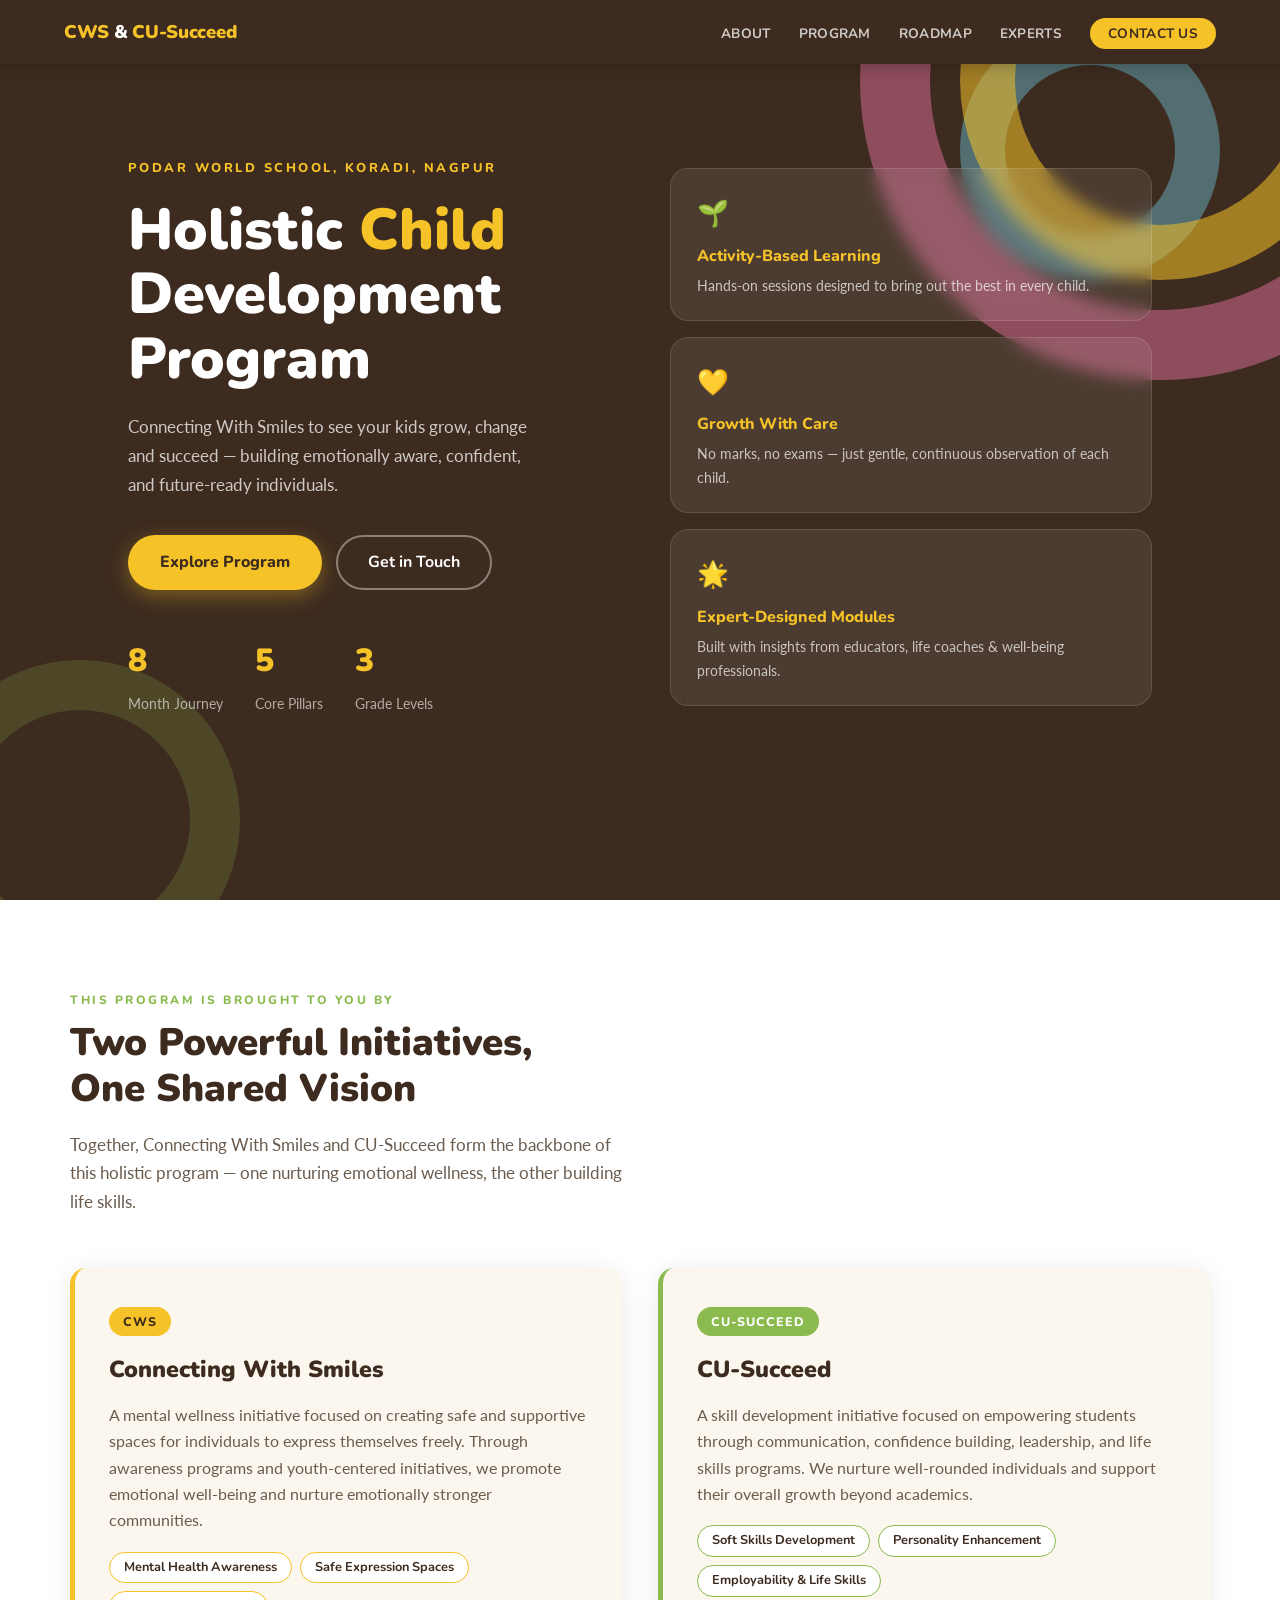
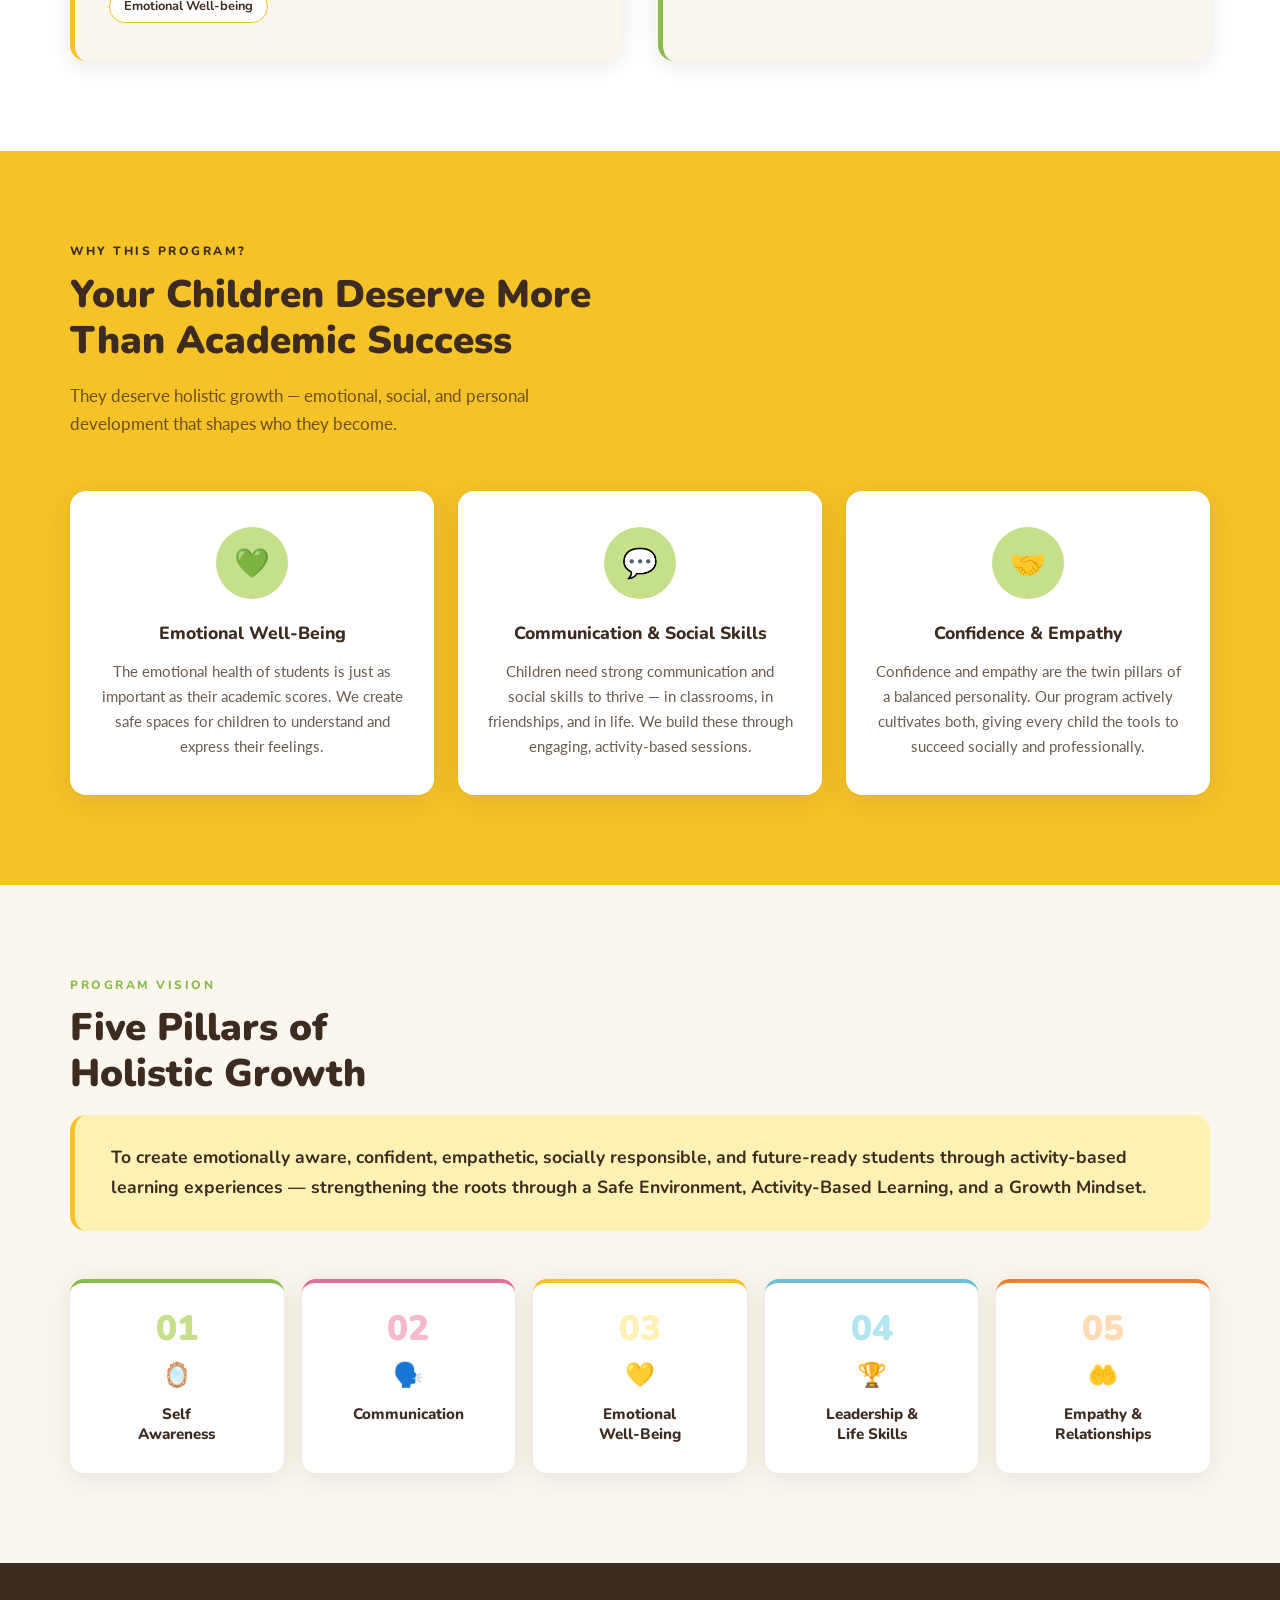
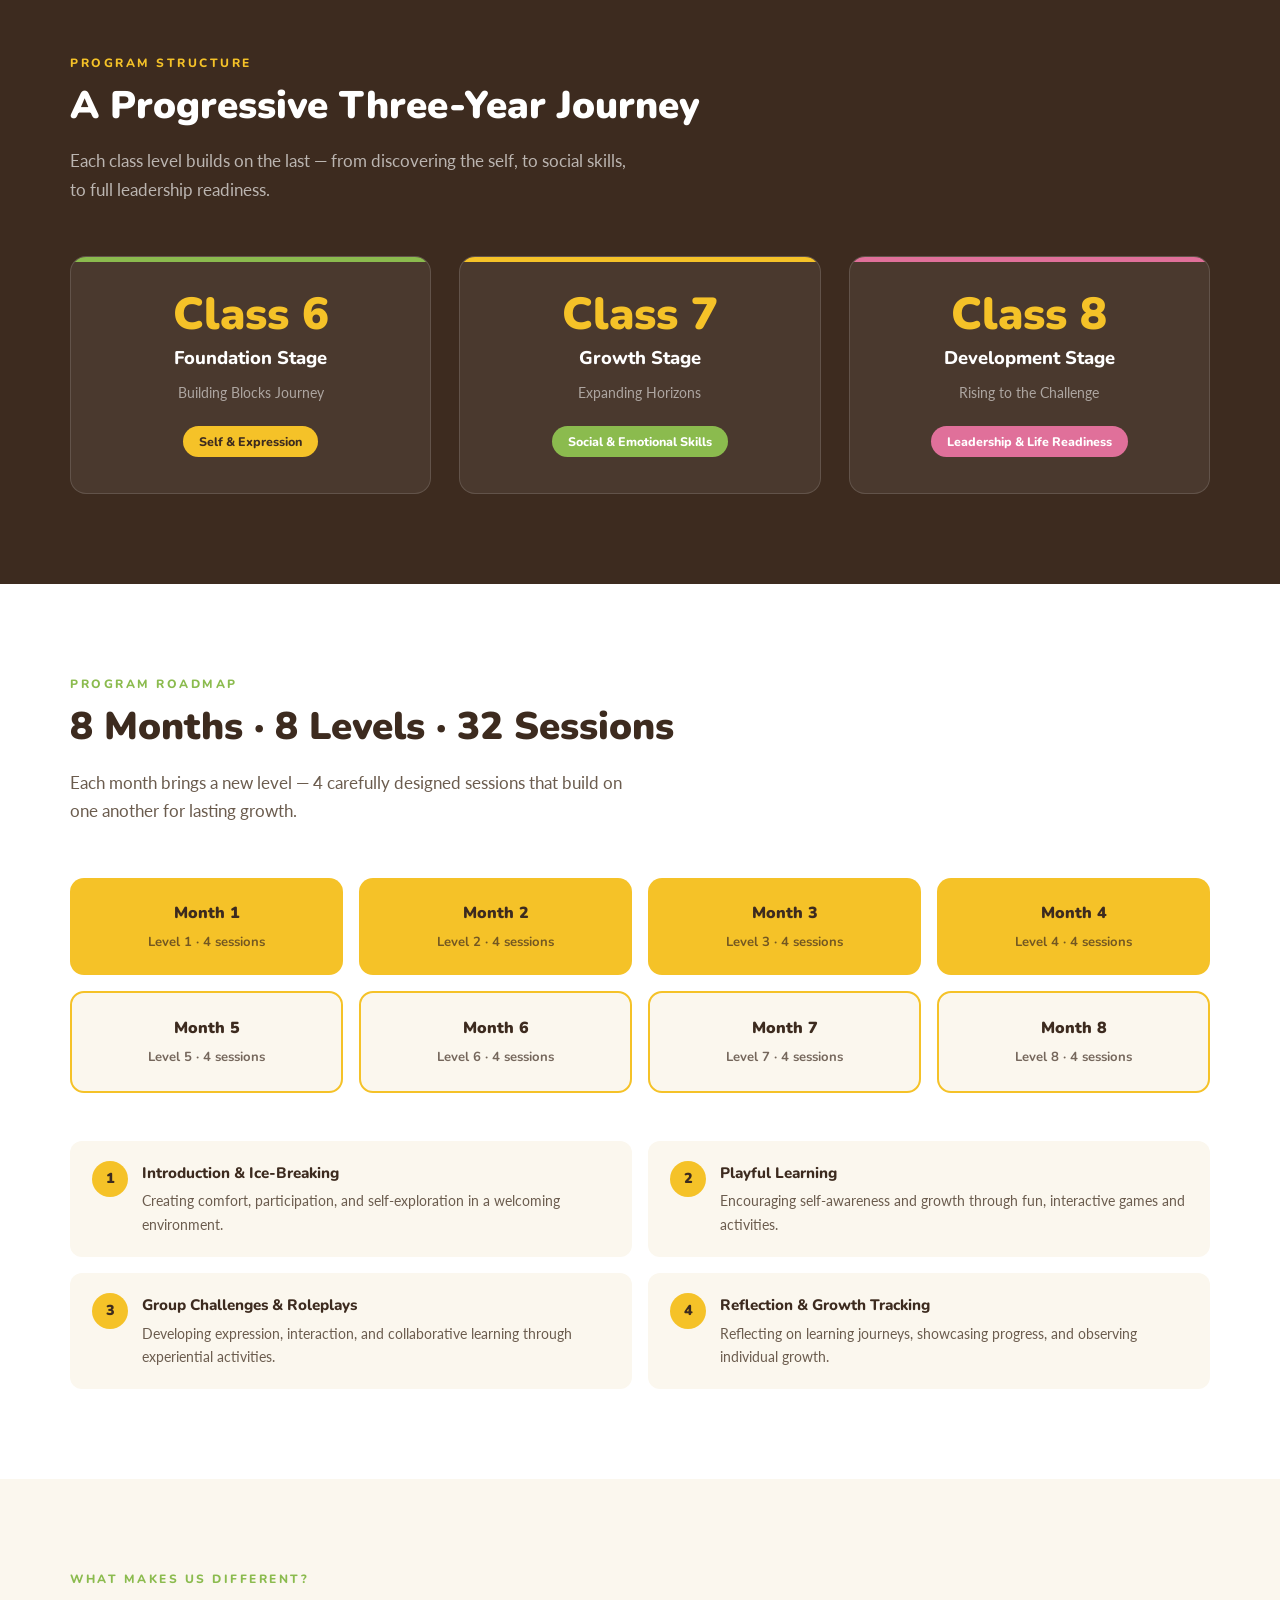
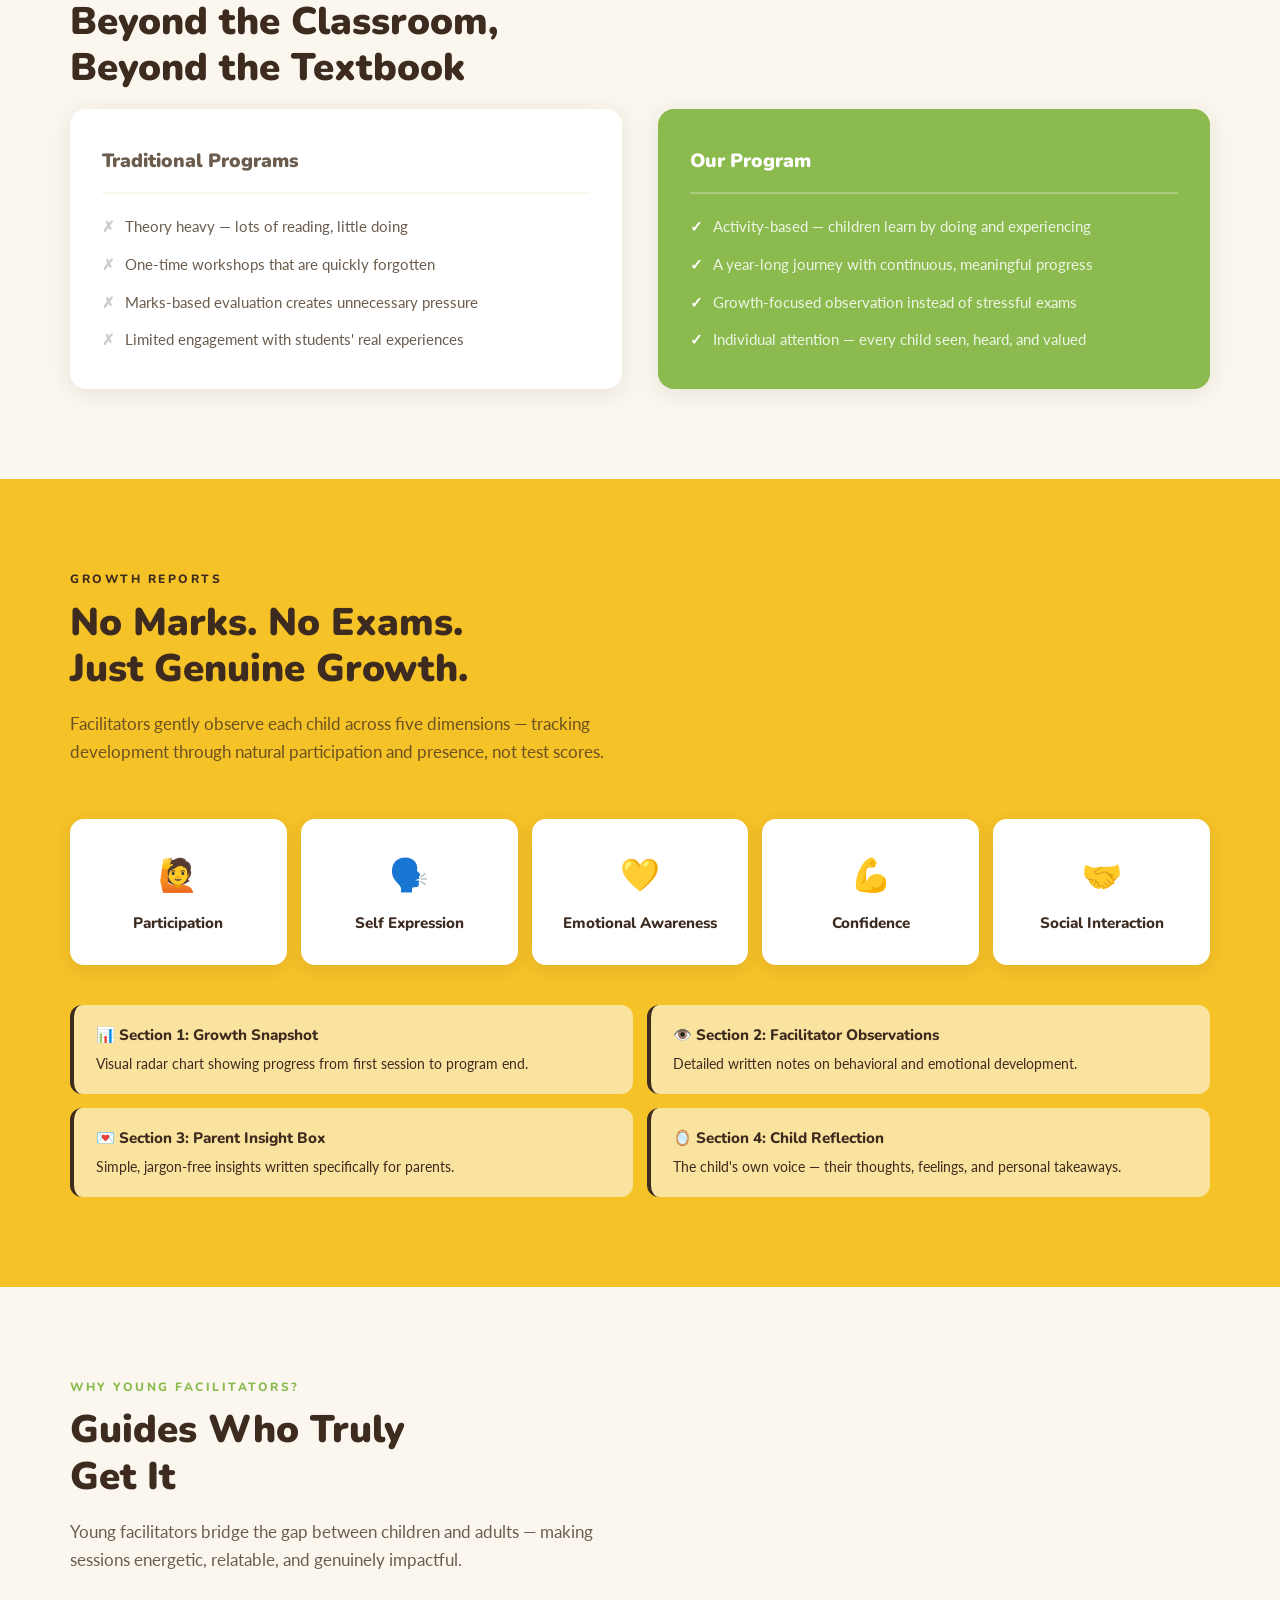
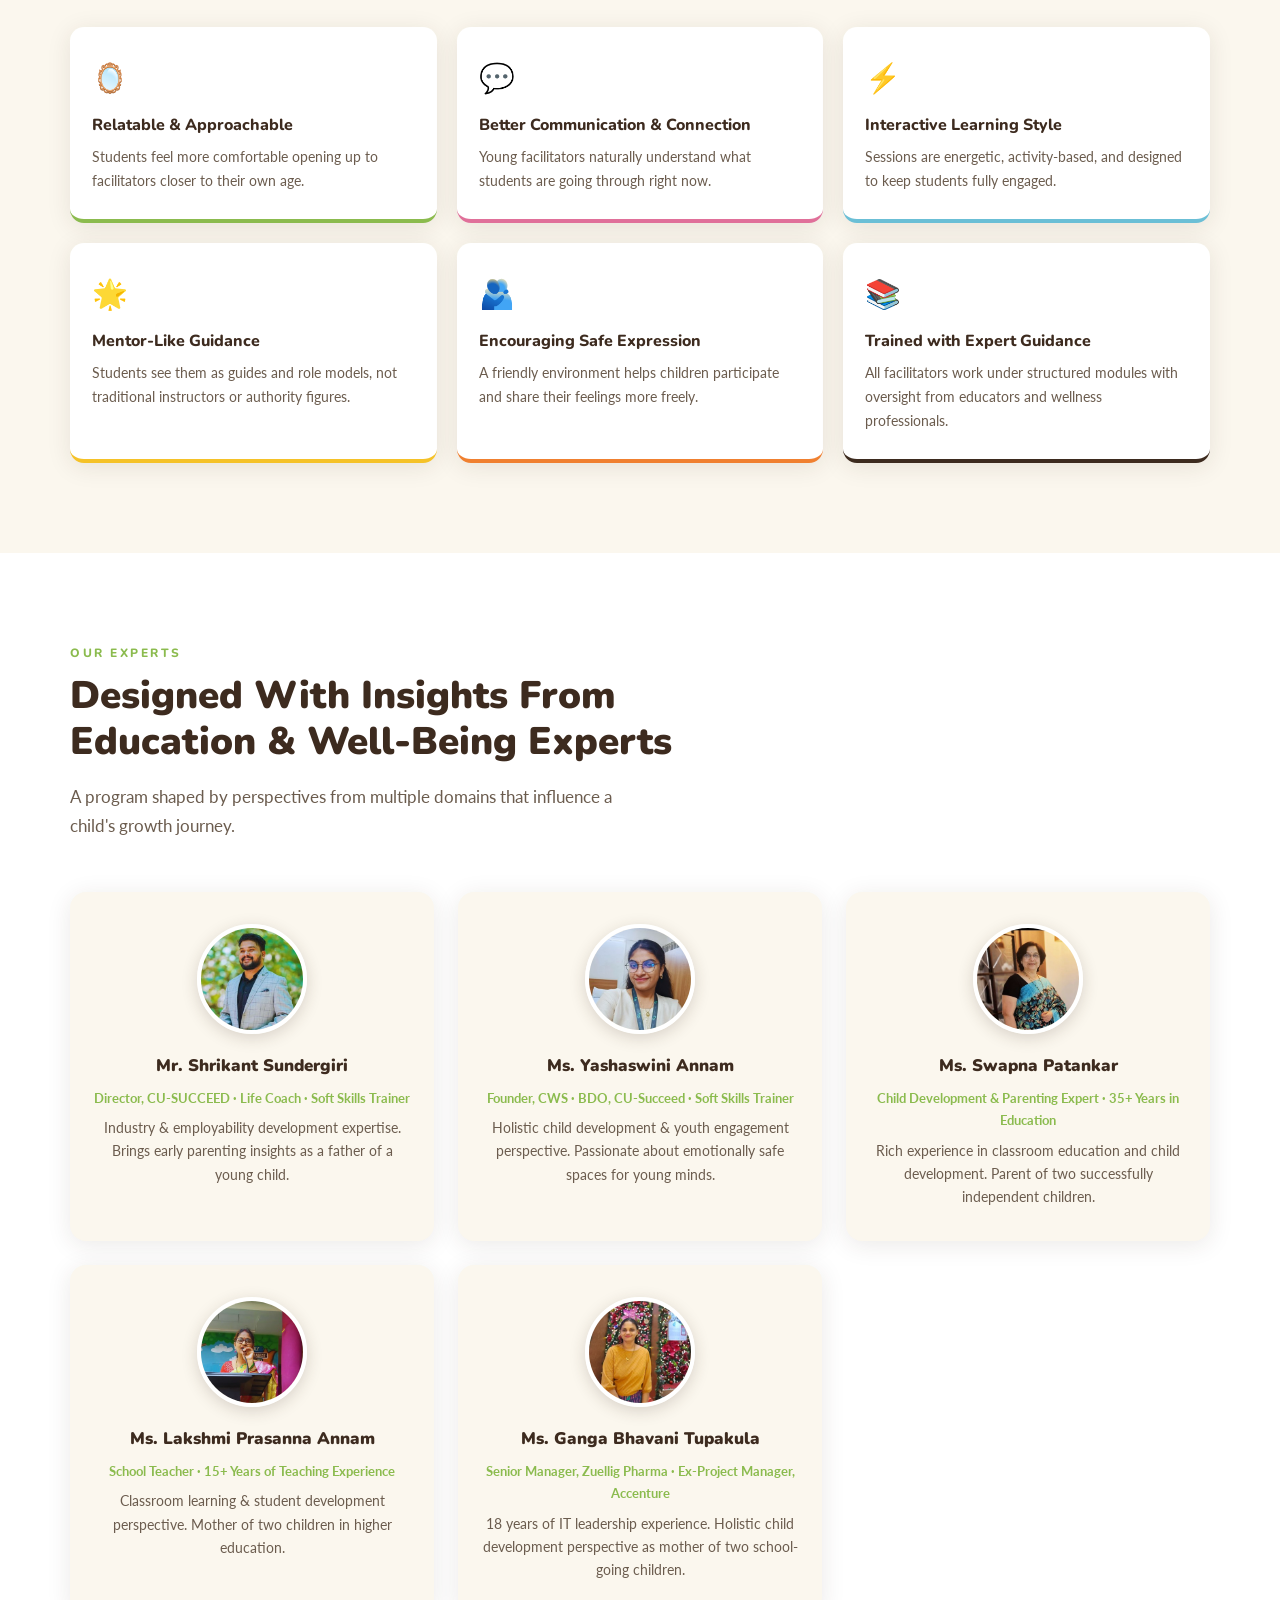
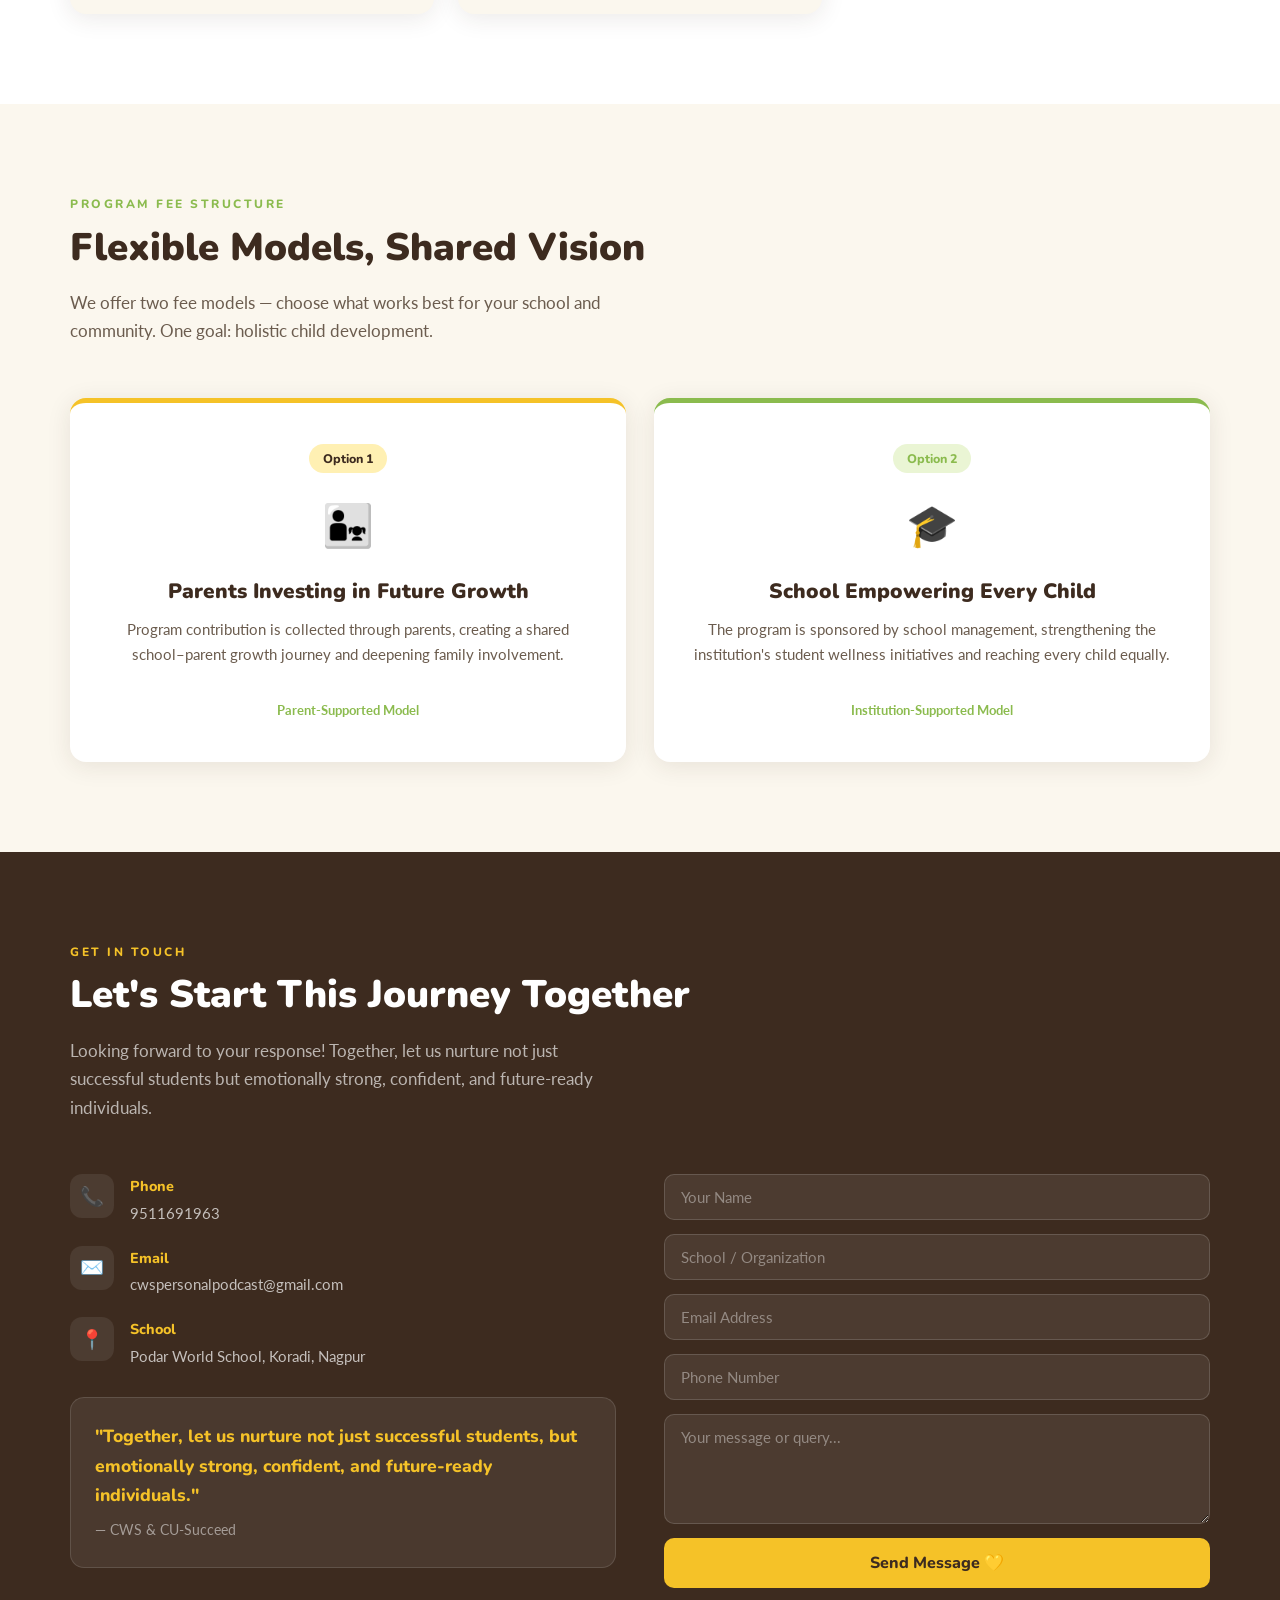
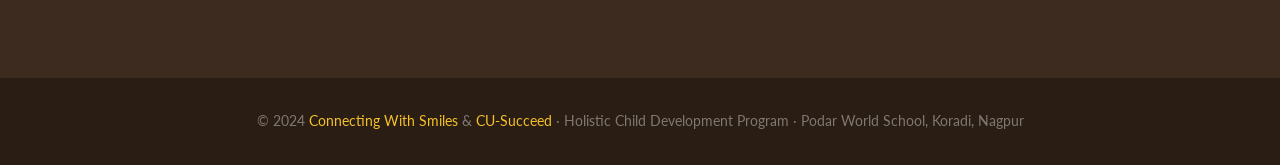
<file: index.html>
<!DOCTYPE html>
<html lang="en">
<head>
  <meta charset="UTF-8" />
  <meta name="viewport" content="width=device-width, initial-scale=1.0" />
  <title>Holistic Child Development Program – CWS & CU-Succeed</title>
  <link href="https://fonts.googleapis.com/css2?family=Nunito:wght@400;600;700;800;900&family=Lato:wght@300;400;700&display=swap" rel="stylesheet" />
  <link rel="stylesheet" href="style.css" />
</head>
<body>

<!-- ════════════════════════ NAV ════════════════════════ -->
<nav>
  <div class="nav-logo">CWS <span>&</span> CU-Succeed</div>
  <ul class="nav-links">
    <li><a href="#about">About</a></li>
    <li><a href="#vision">Program</a></li>
    <li><a href="#roadmap">Roadmap</a></li>
    <li><a href="#experts">Experts</a></li>
    <li><a href="#contact" class="nav-cta">Contact Us</a></li>
  </ul>
</nav>

<!-- ════════════════════════ HERO ════════════════════════ -->
<section class="hero" id="home">
  <div class="hero-arc"></div>
  <div class="hero-arc2"></div>
  <div class="hero-inner">
    <div class="hero-text">
      <p class="hero-eyebrow">Podar World School, Koradi, Nagpur</p>
      <h1>Holistic <em>Child</em><br>Development<br>Program</h1>
      <p class="hero-sub">
        Connecting With Smiles to see your kids grow, change and succeed —
        building emotionally aware, confident, and future-ready individuals.
      </p>
      <div class="hero-btns">
        <a href="#vision" class="btn-primary">Explore Program</a>
        <a href="#contact" class="btn-outline">Get in Touch</a>
      </div>
      <div class="hero-stats">
        <div class="hero-stat"><strong>8</strong><span>Month Journey</span></div>
        <div class="hero-stat"><strong>5</strong><span>Core Pillars</span></div>
        <div class="hero-stat"><strong>3</strong><span>Grade Levels</span></div>
      </div>
    </div>
    <div class="hero-visual">
      <div class="hero-card">
        <div class="hero-card-icon">🌱</div>
        <h3>Activity-Based Learning</h3>
        <p>Hands-on sessions designed to bring out the best in every child.</p>
      </div>
      <div class="hero-card">
        <div class="hero-card-icon">💛</div>
        <h3>Growth With Care</h3>
        <p>No marks, no exams — just gentle, continuous observation of each child.</p>
      </div>
      <div class="hero-card">
        <div class="hero-card-icon">🌟</div>
        <h3>Expert-Designed Modules</h3>
        <p>Built with insights from educators, life coaches & well-being professionals.</p>
      </div>
    </div>
  </div>
</section>

<!-- ════════════════════════ ABOUT ════════════════════════ -->
<section id="about">
  <div class="section-inner">
    <p class="section-eyebrow reveal">This Program is Brought to You by</p>
    <h2 class="section-title reveal">Two Powerful Initiatives,<br>One Shared Vision</h2>
    <p class="section-sub reveal">Together, Connecting With Smiles and CU-Succeed form the backbone of this holistic program — one nurturing emotional wellness, the other building life skills.</p>
    <div class="about-grid">
      <div class="about-card reveal">
        <span class="about-tag">CWS</span>
        <h3>Connecting With Smiles</h3>
        <p>A mental wellness initiative focused on creating safe and supportive spaces for individuals to express themselves freely. Through awareness programs and youth-centered initiatives, we promote emotional well-being and nurture emotionally stronger communities.</p>
        <div class="about-chips">
          <span class="chip">Mental Health Awareness</span>
          <span class="chip">Safe Expression Spaces</span>
          <span class="chip">Emotional Well-being</span>
        </div>
      </div>
      <div class="about-card green-border reveal">
        <span class="about-tag green">CU-Succeed</span>
        <h3>CU-Succeed</h3>
        <p>A skill development initiative focused on empowering students through communication, confidence building, leadership, and life skills programs. We nurture well-rounded individuals and support their overall growth beyond academics.</p>
        <div class="about-chips">
          <span class="chip green">Soft Skills Development</span>
          <span class="chip green">Personality Enhancement</span>
          <span class="chip green">Employability & Life Skills</span>
        </div>
      </div>
    </div>
  </div>
</section>

<!-- ════════════════════════ WHY ════════════════════════ -->
<section id="why">
  <div class="section-inner">
    <p class="section-eyebrow reveal">Why This Program?</p>
    <h2 class="section-title reveal">Your Children Deserve More<br>Than Academic Success</h2>
    <p class="section-sub reveal">They deserve holistic growth — emotional, social, and personal development that shapes who they become.</p>
    <div class="why-grid">
      <div class="why-card reveal">
        <div class="why-icon">💚</div>
        <h3>Emotional Well-Being</h3>
        <p>The emotional health of students is just as important as their academic scores. We create safe spaces for children to understand and express their feelings.</p>
      </div>
      <div class="why-card reveal">
        <div class="why-icon">💬</div>
        <h3>Communication & Social Skills</h3>
        <p>Children need strong communication and social skills to thrive — in classrooms, in friendships, and in life. We build these through engaging, activity-based sessions.</p>
      </div>
      <div class="why-card reveal">
        <div class="why-icon">🤝</div>
        <h3>Confidence & Empathy</h3>
        <p>Confidence and empathy are the twin pillars of a balanced personality. Our program actively cultivates both, giving every child the tools to succeed socially and professionally.</p>
      </div>
    </div>
  </div>
</section>

<!-- ════════════════════════ VISION / PILLARS ════════════════════════ -->
<section id="vision">
  <div class="section-inner">
    <p class="section-eyebrow reveal">Program Vision</p>
    <h2 class="section-title reveal">Five Pillars of<br>Holistic Growth</h2>
    <div class="vision-box reveal">
      <p>To create emotionally aware, confident, empathetic, socially responsible, and future-ready students through activity-based learning experiences — strengthening the roots through a Safe Environment, Activity-Based Learning, and a Growth Mindset.</p>
    </div>
    <div class="pillars-grid">
      <div class="pillar-card reveal">
        <div class="pillar-num">01</div>
        <div class="pillar-icon">🪞</div>
        <h4>Self<br>Awareness</h4>
      </div>
      <div class="pillar-card reveal">
        <div class="pillar-num">02</div>
        <div class="pillar-icon">🗣️</div>
        <h4>Communication</h4>
      </div>
      <div class="pillar-card reveal">
        <div class="pillar-num">03</div>
        <div class="pillar-icon">💛</div>
        <h4>Emotional<br>Well-Being</h4>
      </div>
      <div class="pillar-card reveal">
        <div class="pillar-num">04</div>
        <div class="pillar-icon">🏆</div>
        <h4>Leadership &amp;<br>Life Skills</h4>
      </div>
      <div class="pillar-card reveal">
        <div class="pillar-num">05</div>
        <div class="pillar-icon">🤲</div>
        <h4>Empathy &amp;<br>Relationships</h4>
      </div>
    </div>
  </div>
</section>

<!-- ════════════════════════ STRUCTURE ════════════════════════ -->
<section id="structure">
  <div class="section-inner">
    <p class="section-eyebrow reveal">Program Structure</p>
    <h2 class="section-title reveal">A Progressive Three-Year Journey</h2>
    <p class="section-sub reveal">Each class level builds on the last — from discovering the self, to social skills, to full leadership readiness.</p>
    <div class="structure-grid">
      <div class="stage-card reveal">
        <div class="stage-class">Class 6</div>
        <div class="stage-name">Foundation Stage</div>
        <div class="stage-sub">Building Blocks Journey</div>
        <span class="stage-badge">Self &amp; Expression</span>
      </div>
      <div class="stage-card reveal">
        <div class="stage-class">Class 7</div>
        <div class="stage-name">Growth Stage</div>
        <div class="stage-sub">Expanding Horizons</div>
        <span class="stage-badge">Social &amp; Emotional Skills</span>
      </div>
      <div class="stage-card reveal">
        <div class="stage-class">Class 8</div>
        <div class="stage-name">Development Stage</div>
        <div class="stage-sub">Rising to the Challenge</div>
        <span class="stage-badge">Leadership &amp; Life Readiness</span>
      </div>
    </div>
  </div>
</section>

<!-- ════════════════════════ ROADMAP ════════════════════════ -->
<section id="roadmap">
  <div class="section-inner">
    <p class="section-eyebrow reveal">Program Roadmap</p>
    <h2 class="section-title reveal">8 Months · 8 Levels · 32 Sessions</h2>
    <p class="section-sub reveal">Each month brings a new level — 4 carefully designed sessions that build on one another for lasting growth.</p>
    <div class="roadmap-grid reveal">
      <div class="month-card"><div class="month-label">Month 1</div><div class="month-level">Level 1 · 4 sessions</div></div>
      <div class="month-card"><div class="month-label">Month 2</div><div class="month-level">Level 2 · 4 sessions</div></div>
      <div class="month-card"><div class="month-label">Month 3</div><div class="month-level">Level 3 · 4 sessions</div></div>
      <div class="month-card"><div class="month-label">Month 4</div><div class="month-level">Level 4 · 4 sessions</div></div>
      <div class="month-card"><div class="month-label">Month 5</div><div class="month-level">Level 5 · 4 sessions</div></div>
      <div class="month-card"><div class="month-label">Month 6</div><div class="month-level">Level 6 · 4 sessions</div></div>
      <div class="month-card"><div class="month-label">Month 7</div><div class="month-level">Level 7 · 4 sessions</div></div>
      <div class="month-card"><div class="month-label">Month 8</div><div class="month-level">Level 8 · 4 sessions</div></div>
    </div>
    <div class="session-cards">
      <div class="session-card reveal">
        <div class="session-num">1</div>
        <div>
          <h4>Introduction &amp; Ice-Breaking</h4>
          <p>Creating comfort, participation, and self-exploration in a welcoming environment.</p>
        </div>
      </div>
      <div class="session-card reveal">
        <div class="session-num">2</div>
        <div>
          <h4>Playful Learning</h4>
          <p>Encouraging self-awareness and growth through fun, interactive games and activities.</p>
        </div>
      </div>
      <div class="session-card reveal">
        <div class="session-num">3</div>
        <div>
          <h4>Group Challenges &amp; Roleplays</h4>
          <p>Developing expression, interaction, and collaborative learning through experiential activities.</p>
        </div>
      </div>
      <div class="session-card reveal">
        <div class="session-num">4</div>
        <div>
          <h4>Reflection &amp; Growth Tracking</h4>
          <p>Reflecting on learning journeys, showcasing progress, and observing individual growth.</p>
        </div>
      </div>
    </div>
  </div>
</section>

<!-- ════════════════════════ WHY DIFFERENT ════════════════════════ -->
<section id="different">
  <div class="section-inner">
    <p class="section-eyebrow reveal">What Makes Us Different?</p>
    <h2 class="section-title reveal">Beyond the Classroom,<br>Beyond the Textbook</h2>
    <div class="diff-grid">
      <div class="diff-box reveal">
        <div class="diff-box-title" style="color:var(--muted)">Traditional Programs</div>
        <ul class="diff-list">
          <li>Theory heavy — lots of reading, little doing</li>
          <li>One-time workshops that are quickly forgotten</li>
          <li>Marks-based evaluation creates unnecessary pressure</li>
          <li>Limited engagement with students' real experiences</li>
        </ul>
      </div>
      <div class="diff-box highlight reveal">
        <div class="diff-box-title">Our Program</div>
        <ul class="diff-list good">
          <li>Activity-based — children learn by doing and experiencing</li>
          <li>A year-long journey with continuous, meaningful progress</li>
          <li>Growth-focused observation instead of stressful exams</li>
          <li>Individual attention — every child seen, heard, and valued</li>
        </ul>
      </div>
    </div>
  </div>
</section>

<!-- ════════════════════════ OBSERVATION ════════════════════════ -->
<section id="observation">
  <div class="section-inner">
    <p class="section-eyebrow reveal">Growth Reports</p>
    <h2 class="section-title reveal">No Marks. No Exams.<br>Just Genuine Growth.</h2>
    <p class="section-sub reveal">Facilitators gently observe each child across five dimensions — tracking development through natural participation and presence, not test scores.</p>
    <div class="obs-grid">
      <div class="obs-item reveal"><div class="obs-icon">🙋</div><h4>Participation</h4></div>
      <div class="obs-item reveal"><div class="obs-icon">🗣️</div><h4>Self Expression</h4></div>
      <div class="obs-item reveal"><div class="obs-icon">💛</div><h4>Emotional Awareness</h4></div>
      <div class="obs-item reveal"><div class="obs-icon">💪</div><h4>Confidence</h4></div>
      <div class="obs-item reveal"><div class="obs-icon">🤝</div><h4>Social Interaction</h4></div>
    </div>
    <div class="report-sections">
      <div class="report-sec reveal"><h4>📊 Section 1: Growth Snapshot</h4><p style="font-size:.85rem;color:var(--brown);margin-top:4px;">Visual radar chart showing progress from first session to program end.</p></div>
      <div class="report-sec reveal"><h4>👁️ Section 2: Facilitator Observations</h4><p style="font-size:.85rem;color:var(--brown);margin-top:4px;">Detailed written notes on behavioral and emotional development.</p></div>
      <div class="report-sec reveal"><h4>💌 Section 3: Parent Insight Box</h4><p style="font-size:.85rem;color:var(--brown);margin-top:4px;">Simple, jargon-free insights written specifically for parents.</p></div>
      <div class="report-sec reveal"><h4>🪞 Section 4: Child Reflection</h4><p style="font-size:.85rem;color:var(--brown);margin-top:4px;">The child's own voice — their thoughts, feelings, and personal takeaways.</p></div>
    </div>
  </div>
</section>

<!-- ════════════════════════ YOUNG FACILITATORS ════════════════════════ -->
<section id="facilitators">
  <div class="section-inner">
    <p class="section-eyebrow reveal">Why Young Facilitators?</p>
    <h2 class="section-title reveal">Guides Who Truly<br>Get It</h2>
    <p class="section-sub reveal">Young facilitators bridge the gap between children and adults — making sessions energetic, relatable, and genuinely impactful.</p>
    <div class="fac-grid">
      <div class="fac-card reveal">
        <div class="fac-icon">🪞</div>
        <h4>Relatable &amp; Approachable</h4>
        <p>Students feel more comfortable opening up to facilitators closer to their own age.</p>
      </div>
      <div class="fac-card reveal">
        <div class="fac-icon">💬</div>
        <h4>Better Communication &amp; Connection</h4>
        <p>Young facilitators naturally understand what students are going through right now.</p>
      </div>
      <div class="fac-card reveal">
        <div class="fac-icon">⚡</div>
        <h4>Interactive Learning Style</h4>
        <p>Sessions are energetic, activity-based, and designed to keep students fully engaged.</p>
      </div>
      <div class="fac-card reveal">
        <div class="fac-icon">🌟</div>
        <h4>Mentor-Like Guidance</h4>
        <p>Students see them as guides and role models, not traditional instructors or authority figures.</p>
      </div>
      <div class="fac-card reveal">
        <div class="fac-icon">🫂</div>
        <h4>Encouraging Safe Expression</h4>
        <p>A friendly environment helps children participate and share their feelings more freely.</p>
      </div>
      <div class="fac-card reveal">
        <div class="fac-icon">📚</div>
        <h4>Trained with Expert Guidance</h4>
        <p>All facilitators work under structured modules with oversight from educators and wellness professionals.</p>
      </div>
    </div>
  </div>
</section>

<!-- ════════════════════════ EXPERTS ════════════════════════ -->
<section id="experts">
  <div class="section-inner">
    <p class="section-eyebrow reveal">Our Experts</p>
    <h2 class="section-title reveal">Designed With Insights From<br>Education &amp; Well-Being Experts</h2>
    <p class="section-sub reveal">A program shaped by perspectives from multiple domains that influence a child's growth journey.</p>
    <div class="experts-grid">
      <div class="expert-card reveal">
        <img class="expert-photo" src="expert_shrikant.jpg" alt="Mr. Shrikant Sundergiri" />
        <h3>Mr. Shrikant Sundergiri</h3>
        <div class="expert-role">Director, CU-SUCCEED · Life Coach · Soft Skills Trainer</div>
        <p>Industry &amp; employability development expertise. Brings early parenting insights as a father of a young child.</p>
      </div>
      <div class="expert-card reveal">
        <img class="expert-photo" src="expert_yashaswini.jpg" alt="Ms. Yashaswini Annam" />
        <h3>Ms. Yashaswini Annam</h3>
        <div class="expert-role">Founder, CWS · BDO, CU-Succeed · Soft Skills Trainer</div>
        <p>Holistic child development &amp; youth engagement perspective. Passionate about emotionally safe spaces for young minds.</p>
      </div>
      <div class="expert-card reveal">
        <img class="expert-photo" src="expert_swapna.jpg" alt="Ms. Swapna Patankar" />
        <h3>Ms. Swapna Patankar</h3>
        <div class="expert-role">Child Development &amp; Parenting Expert · 35+ Years in Education</div>
        <p>Rich experience in classroom education and child development. Parent of two successfully independent children.</p>
      </div>
      <div class="expert-card reveal">
        <img class="expert-photo" src="expert_lakshmi.jpg" alt="Ms. Lakshmi Prasanna Annam" />
        <h3>Ms. Lakshmi Prasanna Annam</h3>
        <div class="expert-role">School Teacher · 15+ Years of Teaching Experience</div>
        <p>Classroom learning &amp; student development perspective. Mother of two children in higher education.</p>
      </div>
      <div class="expert-card reveal">
        <img class="expert-photo" src="expert_ganga.jpg" alt="Ms. Ganga Bhavani Tupakula" />
        <h3>Ms. Ganga Bhavani Tupakula</h3>
        <div class="expert-role">Senior Manager, Zuellig Pharma · Ex-Project Manager, Accenture</div>
        <p>18 years of IT leadership experience. Holistic child development perspective as mother of two school-going children.</p>
      </div>
    </div>
  </div>
</section>

<!-- ════════════════════════ FEE ════════════════════════ -->
<section id="fee" style="background:var(--cream)">
  <div class="section-inner">
    <p class="section-eyebrow reveal">Program Fee Structure</p>
    <h2 class="section-title reveal">Flexible Models, Shared Vision</h2>
    <p class="section-sub reveal">We offer two fee models — choose what works best for your school and community. One goal: holistic child development.</p>
    <div class="fee-grid">
      <div class="fee-card reveal">
        <span class="fee-badge">Option 1</span>
        <div class="fee-icon">👨‍👧</div>
        <h3>Parents Investing in Future Growth</h3>
        <p>Program contribution is collected through parents, creating a shared school–parent growth journey and deepening family involvement.</p>
        <br>
        <small style="color:var(--green);font-weight:700">Parent-Supported Model</small>
      </div>
      <div class="fee-card green-top reveal">
        <span class="fee-badge">Option 2</span>
        <div class="fee-icon">🎓</div>
        <h3>School Empowering Every Child</h3>
        <p>The program is sponsored by school management, strengthening the institution's student wellness initiatives and reaching every child equally.</p>
        <br>
        <small style="color:var(--green);font-weight:700">Institution-Supported Model</small>
      </div>
    </div>
  </div>
</section>

<!-- ════════════════════════ CONTACT ════════════════════════ -->
<section id="contact">
  <div class="section-inner">
    <p class="section-eyebrow reveal">Get in Touch</p>
    <h2 class="section-title reveal">Let's Start This Journey Together</h2>
    <p class="section-sub reveal">Looking forward to your response! Together, let us nurture not just successful students but emotionally strong, confident, and future-ready individuals.</p>
    <div class="contact-grid">
      <div class="contact-info reveal">
        <div class="contact-item">
          <div class="contact-item-icon">📞</div>
          <div>
            <h4>Phone</h4>
            <p>9511691963</p>
          </div>
        </div>
        <div class="contact-item">
          <div class="contact-item-icon">✉️</div>
          <div>
            <h4>Email</h4>
            <p>cwspersonalpodcast@gmail.com</p>
          </div>
        </div>
        <div class="contact-item">
          <div class="contact-item-icon">📍</div>
          <div>
            <h4>School</h4>
            <p>Podar World School, Koradi, Nagpur</p>
          </div>
        </div>
        <div style="margin-top:8px;padding:24px;background:rgba(255,255,255,.07);border-radius:14px;border:1px solid rgba(255,255,255,.12)">
          <p style="color:var(--yellow);font-family:'Nunito',sans-serif;font-weight:800;font-size:1.1rem;margin-bottom:8px">"Together, let us nurture not just successful students, but emotionally strong, confident, and future-ready individuals."</p>
          <p style="color:rgba(255,255,255,.5);font-size:.85rem">— CWS &amp; CU-Succeed</p>
        </div>
      </div>
      <form class="contact-form reveal" action="https://formspree.io/f/YOUR_FORMSPREE_ID" method="POST">
        <input type="text" name="name" placeholder="Your Name" required />
        <input type="text" name="school" placeholder="School / Organization" required />
        <input type="email" name="email" placeholder="Email Address" required />
        <input type="tel" name="phone" placeholder="Phone Number" />
        <textarea name="message" placeholder="Your message or query..." required></textarea>
        <input type="hidden" name="_subject" value="New Registration - CWS Holistic Child Development Program" />
        <button type="submit" class="form-submit">Send Message 💛</button>
      </form>
    </div>
  </div>
</section>

<!-- ════════════════════════ FOOTER ════════════════════════ -->
<footer>
  <p>© 2024 <span>Connecting With Smiles</span> &amp; <span>CU-Succeed</span> · Holistic Child Development Program · Podar World School, Koradi, Nagpur</p>
</footer>

<!-- ════════════════════════ SCROLL JS ════════════════════════ -->
<script>
  const reveals = document.querySelectorAll('.reveal');
  const observer = new IntersectionObserver(entries => {
    entries.forEach(e => {
      if (e.isIntersecting) {
        e.target.classList.add('visible');
        observer.unobserve(e.target);
      }
    });
  }, { threshold: 0.12 });
  reveals.forEach(r => observer.observe(r));
</script>

</body>
</html>
</file>
<file: style.css>
/* ─── TOKENS ───────────────────────────────────────────────── */
    :root {
      --brown:   #3D2B1F;
      --yellow:  #F5C228;
      --yellow-light: #FFF0B3;
      --green:   #8BBB4E;
      --green-light: #C5DF8A;
      --cream:   #FBF7EE;
      --pink:    #E0709A;
      --blue:    #6BBFD6;
      --orange:  #F08030;
      --text:    #2C2C2C;
      --muted:   #6B5C4E;
      --white:   #FFFFFF;
      --radius:  16px;
      --shadow:  0 4px 24px rgba(61,43,31,.10);
    }

    /* ─── RESET ─────────────────────────────────────────────────── */
    *, *::before, *::after { box-sizing: border-box; margin: 0; padding: 0; }
    html { scroll-behavior: smooth; }
    body {
      font-family: 'Lato', sans-serif;
      background: var(--cream);
      color: var(--text);
      line-height: 1.7;
    }
    img { max-width: 100%; display: block; }
    a { color: inherit; text-decoration: none; }

    /* ─── NAV ────────────────────────────────────────────────────── */
    nav {
      position: fixed; top: 0; left: 0; right: 0; z-index: 100;
      background: var(--brown);
      display: flex; align-items: center; justify-content: space-between;
      padding: 0 5%;
      height: 64px;
      box-shadow: 0 2px 16px rgba(0,0,0,.25);
    }
    .nav-logo {
      font-family: 'Nunito', sans-serif;
      font-weight: 900;
      font-size: 1.15rem;
      color: var(--yellow);
      letter-spacing: -.3px;
    }
    .nav-logo span { color: var(--white); }
    .nav-links { display: flex; gap: 28px; list-style: none; }
    .nav-links a {
      font-family: 'Nunito', sans-serif;
      font-weight: 700;
      font-size: .85rem;
      color: rgba(255,255,255,.75);
      transition: color .2s;
      letter-spacing: .3px;
      text-transform: uppercase;
    }
    .nav-links a:hover { color: var(--yellow); }
    .nav-cta {
      background: var(--yellow);
      color: var(--brown) !important;
      padding: 6px 18px;
      border-radius: 50px;
    }

    /* ─── HERO ───────────────────────────────────────────────────── */
    .hero {
      min-height: 100vh;
      padding-top: 64px;
      background: var(--brown);
      position: relative;
      overflow: hidden;
      display: flex; align-items: center;
    }
    /* signature: rainbow arc */
    .hero::before {
      content: '';
      position: absolute;
      top: -220px; right: -180px;
      width: 600px; height: 600px;
      border-radius: 50%;
      border: 70px solid var(--pink);
      opacity: .5;
    }
    .hero::after {
      content: '';
      position: absolute;
      top: -120px; right: -80px;
      width: 400px; height: 400px;
      border-radius: 50%;
      border: 55px solid var(--yellow);
      opacity: .55;
    }
    .hero-arc {
      position: absolute;
      top: 20px; right: 60px;
      width: 260px; height: 260px;
      border-radius: 50%;
      border: 45px solid var(--blue);
      opacity: .45;
      pointer-events: none;
    }
    .hero-arc2 {
      position: absolute;
      bottom: -80px; left: -80px;
      width: 320px; height: 320px;
      border-radius: 50%;
      border: 50px solid var(--green);
      opacity: .2;
    }

    .hero-inner {
      position: relative; z-index: 2;
      max-width: 1140px; margin: 0 auto;
      padding: 80px 5%;
      display: grid; grid-template-columns: 1fr 1fr; gap: 60px; align-items: center;
    }
    .hero-eyebrow {
      font-family: 'Nunito', sans-serif;
      font-weight: 800;
      font-size: .8rem;
      letter-spacing: 2.5px;
      text-transform: uppercase;
      color: var(--yellow);
      margin-bottom: 18px;
    }
    .hero h1 {
      font-family: 'Nunito', sans-serif;
      font-weight: 900;
      font-size: clamp(2.4rem, 4.5vw, 3.8rem);
      color: var(--white);
      line-height: 1.12;
      margin-bottom: 22px;
    }
    .hero h1 em { color: var(--yellow); font-style: normal; }
    .hero-sub {
      font-size: 1.05rem;
      color: rgba(255,255,255,.75);
      max-width: 420px;
      margin-bottom: 36px;
    }
    .hero-btns { display: flex; gap: 14px; flex-wrap: wrap; }
    .btn-primary {
      background: var(--yellow);
      color: var(--brown);
      font-family: 'Nunito', sans-serif;
      font-weight: 800;
      padding: 14px 32px;
      border-radius: 50px;
      font-size: 1rem;
      transition: transform .18s, box-shadow .18s;
      box-shadow: 0 6px 20px rgba(245,194,40,.35);
    }
    .btn-primary:hover { transform: translateY(-2px); box-shadow: 0 10px 28px rgba(245,194,40,.4); }
    .btn-outline {
      border: 2px solid rgba(255,255,255,.4);
      color: var(--white);
      font-family: 'Nunito', sans-serif;
      font-weight: 700;
      padding: 12px 30px;
      border-radius: 50px;
      font-size: 1rem;
      transition: border-color .2s;
    }
    .btn-outline:hover { border-color: var(--yellow); color: var(--yellow); }

    .hero-stats {
      display: flex; gap: 32px; margin-top: 44px;
    }
    .hero-stat strong {
      display: block;
      font-family: 'Nunito', sans-serif;
      font-weight: 900;
      font-size: 2rem;
      color: var(--yellow);
    }
    .hero-stat span { font-size: .85rem; color: rgba(255,255,255,.6); }

    .hero-visual {
      position: relative;
      display: flex; flex-direction: column; gap: 16px;
    }
    .hero-card {
      background: rgba(255,255,255,.08);
      border: 1px solid rgba(255,255,255,.12);
      border-radius: 18px;
      padding: 22px 26px;
      backdrop-filter: blur(8px);
      transition: transform .25s;
    }
    .hero-card:hover { transform: translateY(-3px); }
    .hero-card-icon { font-size: 1.6rem; margin-bottom: 8px; }
    .hero-card h3 {
      font-family: 'Nunito', sans-serif;
      font-weight: 800; font-size: 1rem;
      color: var(--yellow); margin-bottom: 4px;
    }
    .hero-card p { font-size: .88rem; color: rgba(255,255,255,.7); }

    /* ─── SECTION BASE ──────────────────────────────────────────── */
    section { padding: 90px 5%; }
    .section-inner { max-width: 1140px; margin: 0 auto; }
    .section-eyebrow {
      font-family: 'Nunito', sans-serif;
      font-weight: 800;
      font-size: .75rem;
      letter-spacing: 2.5px;
      text-transform: uppercase;
      color: var(--green);
      margin-bottom: 10px;
    }
    .section-title {
      font-family: 'Nunito', sans-serif;
      font-weight: 900;
      font-size: clamp(1.8rem, 3vw, 2.6rem);
      color: var(--brown);
      line-height: 1.2;
      margin-bottom: 18px;
    }
    .section-sub {
      font-size: 1.05rem;
      color: var(--muted);
      max-width: 560px;
      margin-bottom: 52px;
    }
    .yellow-bg { background: var(--yellow); }
    .brown-bg { background: var(--brown); }
    .cream-bg { background: var(--cream); }
    .white-bg { background: var(--white); }

    /* ─── ABOUT ──────────────────────────────────────────────────── */
    #about { background: var(--white); }
    .about-grid { display: grid; grid-template-columns: 1fr 1fr; gap: 36px; }
    .about-card {
      background: var(--cream);
      border-radius: var(--radius);
      padding: 38px 34px;
      border-left: 5px solid var(--yellow);
      box-shadow: var(--shadow);
    }
    .about-card.green-border { border-left-color: var(--green); }
    .about-tag {
      display: inline-block;
      background: var(--yellow);
      color: var(--brown);
      font-family: 'Nunito', sans-serif;
      font-weight: 800;
      font-size: .78rem;
      letter-spacing: 1px;
      text-transform: uppercase;
      padding: 4px 14px;
      border-radius: 50px;
      margin-bottom: 14px;
    }
    .about-tag.green { background: var(--green); color: var(--white); }
    .about-card h3 {
      font-family: 'Nunito', sans-serif;
      font-weight: 900;
      font-size: 1.45rem;
      color: var(--brown);
      margin-bottom: 12px;
    }
    .about-card p { color: var(--muted); font-size: .97rem; margin-bottom: 18px; }
    .about-chips { display: flex; flex-wrap: wrap; gap: 8px; }
    .chip {
      background: var(--white);
      border: 1.5px solid var(--yellow);
      color: var(--brown);
      font-family: 'Nunito', sans-serif;
      font-weight: 700;
      font-size: .8rem;
      padding: 4px 14px;
      border-radius: 50px;
    }
    .chip.green { border-color: var(--green); }

    /* ─── WHY ────────────────────────────────────────────────────── */
    #why { background: var(--yellow); }
    #why .section-eyebrow { color: var(--brown); }
    #why .section-title { color: var(--brown); }
    #why .section-sub { color: rgba(61,43,31,.75); }
    .why-grid { display: grid; grid-template-columns: repeat(3, 1fr); gap: 24px; }
    .why-card {
      background: var(--white);
      border-radius: var(--radius);
      padding: 36px 28px;
      text-align: center;
      box-shadow: 0 6px 28px rgba(61,43,31,.10);
      transition: transform .2s;
    }
    .why-card:hover { transform: translateY(-4px); }
    .why-icon {
      width: 72px; height: 72px;
      border-radius: 50%;
      background: var(--green-light);
      display: flex; align-items: center; justify-content: center;
      font-size: 1.8rem;
      margin: 0 auto 20px;
    }
    .why-card h3 {
      font-family: 'Nunito', sans-serif;
      font-weight: 800;
      font-size: 1.1rem;
      color: var(--brown);
      margin-bottom: 10px;
    }
    .why-card p { font-size: .92rem; color: var(--muted); }

    /* ─── PILLARS ────────────────────────────────────────────────── */
    #vision { background: var(--cream); }
    .vision-box {
      background: var(--yellow-light);
      border-radius: var(--radius);
      padding: 28px 36px;
      margin-bottom: 48px;
      border-left: 5px solid var(--yellow);
    }
    .vision-box p {
      font-family: 'Nunito', sans-serif;
      font-weight: 700;
      font-size: 1.1rem;
      color: var(--brown);
    }
    .pillars-grid { display: grid; grid-template-columns: repeat(5, 1fr); gap: 18px; }
    .pillar-card {
      background: var(--white);
      border-radius: 14px;
      padding: 28px 16px;
      text-align: center;
      box-shadow: var(--shadow);
      border-top: 4px solid var(--green);
      transition: transform .2s, box-shadow .2s;
      cursor: default;
    }
    .pillar-card:hover { transform: translateY(-5px); box-shadow: 0 12px 36px rgba(139,187,78,.25); }
    .pillar-card:nth-child(2) { border-top-color: var(--pink); }
    .pillar-card:nth-child(3) { border-top-color: var(--yellow); }
    .pillar-card:nth-child(4) { border-top-color: var(--blue); }
    .pillar-card:nth-child(5) { border-top-color: var(--orange); }
    .pillar-num {
      font-family: 'Nunito', sans-serif;
      font-weight: 900;
      font-size: 2.2rem;
      color: var(--green-light);
      line-height: 1;
      margin-bottom: 8px;
    }
    .pillar-card:nth-child(2) .pillar-num { color: #F5B8CE; }
    .pillar-card:nth-child(3) .pillar-num { color: var(--yellow-light); }
    .pillar-card:nth-child(4) .pillar-num { color: #B3E5F0; }
    .pillar-card:nth-child(5) .pillar-num { color: #FFDBB3; }
    .pillar-icon { font-size: 1.5rem; margin-bottom: 10px; }
    .pillar-card h4 {
      font-family: 'Nunito', sans-serif;
      font-weight: 800;
      font-size: .95rem;
      color: var(--brown);
      line-height: 1.3;
    }

    /* ─── PROGRAM STRUCTURE ─────────────────────────────────────── */
    #structure { background: var(--brown); }
    #structure .section-eyebrow { color: var(--yellow); }
    #structure .section-title { color: var(--white); }
    #structure .section-sub { color: rgba(255,255,255,.65); }
    .structure-grid { display: grid; grid-template-columns: repeat(3, 1fr); gap: 28px; }
    .stage-card {
      background: rgba(255,255,255,.07);
      border: 1.5px solid rgba(255,255,255,.13);
      border-radius: var(--radius);
      padding: 36px 28px;
      text-align: center;
      position: relative;
      overflow: hidden;
    }
    .stage-card::before {
      content: '';
      position: absolute; top: 0; left: 0; right: 0;
      height: 5px;
    }
    .stage-card:nth-child(1)::before { background: var(--green); }
    .stage-card:nth-child(2)::before { background: var(--yellow); }
    .stage-card:nth-child(3)::before { background: var(--pink); }
    .stage-class {
      font-family: 'Nunito', sans-serif;
      font-weight: 900;
      font-size: 2.8rem;
      color: var(--yellow);
      line-height: 1;
      margin-bottom: 4px;
    }
    .stage-name {
      font-family: 'Nunito', sans-serif;
      font-weight: 800;
      font-size: 1.15rem;
      color: var(--white);
      margin-bottom: 8px;
    }
    .stage-sub { font-size: .9rem; color: rgba(255,255,255,.55); margin-bottom: 20px; }
    .stage-badge {
      display: inline-block;
      background: var(--yellow);
      color: var(--brown);
      font-family: 'Nunito', sans-serif;
      font-weight: 800;
      font-size: .78rem;
      padding: 5px 16px;
      border-radius: 50px;
    }
    .stage-card:nth-child(2) .stage-badge { background: var(--green); color: var(--white); }
    .stage-card:nth-child(3) .stage-badge { background: var(--pink); color: var(--white); }

    /* ─── ROADMAP ────────────────────────────────────────────────── */
    #roadmap { background: var(--white); }
    .roadmap-grid {
      display: grid;
      grid-template-columns: repeat(4, 1fr);
      gap: 16px;
      margin-bottom: 48px;
    }
    .month-card {
      background: var(--yellow);
      border-radius: 14px;
      padding: 22px 16px;
      text-align: center;
      transition: transform .2s, box-shadow .2s;
    }
    .month-card:hover { transform: translateY(-4px); box-shadow: 0 8px 24px rgba(245,194,40,.35); }
    .month-card:nth-child(n+5) { background: var(--cream); border: 2px solid var(--yellow); }
    .month-label {
      font-family: 'Nunito', sans-serif;
      font-weight: 900;
      font-size: 1rem;
      color: var(--brown);
    }
    .month-level {
      font-family: 'Nunito', sans-serif;
      font-weight: 700;
      font-size: .82rem;
      color: var(--brown);
      opacity: .7;
      margin-top: 4px;
    }
    .session-cards { display: grid; grid-template-columns: repeat(2, 1fr); gap: 16px; }
    .session-card {
      background: var(--cream);
      border-radius: 12px;
      padding: 20px 22px;
      display: flex; gap: 14px; align-items: flex-start;
    }
    .session-num {
      width: 36px; height: 36px; flex-shrink: 0;
      background: var(--yellow);
      border-radius: 50%;
      display: flex; align-items: center; justify-content: center;
      font-family: 'Nunito', sans-serif;
      font-weight: 900; font-size: .9rem;
      color: var(--brown);
    }
    .session-card h4 {
      font-family: 'Nunito', sans-serif;
      font-weight: 800;
      font-size: .95rem;
      color: var(--brown);
      margin-bottom: 4px;
    }
    .session-card p { font-size: .85rem; color: var(--muted); }

    /* ─── DIFFERENT ──────────────────────────────────────────────── */
    #different { background: var(--cream); }
    .diff-grid { display: grid; grid-template-columns: 1fr 1fr; gap: 36px; }
    .diff-box {
      background: var(--white);
      border-radius: var(--radius);
      padding: 36px 32px;
      box-shadow: var(--shadow);
    }
    .diff-box.highlight { background: var(--green); }
    .diff-box-title {
      font-family: 'Nunito', sans-serif;
      font-weight: 900;
      font-size: 1.2rem;
      margin-bottom: 20px;
      padding-bottom: 14px;
      border-bottom: 2px solid var(--cream);
    }
    .diff-box.highlight .diff-box-title { color: var(--white); border-bottom-color: rgba(255,255,255,.25); }
    .diff-list { list-style: none; display: flex; flex-direction: column; gap: 12px; }
    .diff-list li {
      display: flex; align-items: center; gap: 10px;
      font-size: .95rem; color: var(--muted);
    }
    .diff-box.highlight .diff-list li { color: rgba(255,255,255,.85); }
    .diff-list li::before {
      content: '✗';
      color: #CCC;
      font-weight: 700;
      flex-shrink: 0;
    }
    .diff-list.good li::before { content: '✓'; color: var(--white); }

    /* ─── OBSERVATION ────────────────────────────────────────────── */
    #observation { background: var(--yellow); }
    #observation .section-eyebrow { color: var(--brown); }
    #observation .section-title { color: var(--brown); }
    #observation .section-sub { color: rgba(61,43,31,.75); }
    .obs-grid { display: grid; grid-template-columns: repeat(5, 1fr); gap: 14px; }
    .obs-item {
      background: var(--white);
      border-radius: 14px;
      padding: 28px 16px;
      text-align: center;
      box-shadow: 0 4px 16px rgba(61,43,31,.1);
    }
    .obs-icon { font-size: 2rem; margin-bottom: 10px; }
    .obs-item h4 {
      font-family: 'Nunito', sans-serif;
      font-weight: 800;
      font-size: .95rem;
      color: var(--brown);
    }
    .report-sections { display: grid; grid-template-columns: repeat(2, 1fr); gap: 14px; margin-top: 40px; }
    .report-sec {
      background: rgba(255,255,255,.55);
      border-radius: 12px;
      padding: 18px 22px;
      border-left: 4px solid var(--brown);
    }
    .report-sec h4 {
      font-family: 'Nunito', sans-serif;
      font-weight: 800;
      font-size: .95rem;
      color: var(--brown);
    }

    /* ─── EXPERTS ────────────────────────────────────────────────── */
    #experts { background: var(--white); }
    .experts-grid { display: grid; grid-template-columns: repeat(3, 1fr); gap: 24px; }
    .expert-card {
      background: var(--cream);
      border-radius: var(--radius);
      padding: 32px 24px;
      text-align: center;
      box-shadow: var(--shadow);
      transition: transform .2s;
    }
    .expert-card:hover { transform: translateY(-4px); }
    .expert-photo {
      width: 110px; height: 110px;
      border-radius: 50%;
      object-fit: cover;
      object-position: center top;
      margin: 0 auto 18px;
      display: block;
      border: 4px solid var(--white);
      box-shadow: 0 4px 16px rgba(61,43,31,.18);
    }
    .expert-card h3 {
      font-family: 'Nunito', sans-serif;
      font-weight: 900;
      font-size: 1.05rem;
      color: var(--brown);
      margin-bottom: 6px;
    }
    .expert-role {
      font-size: .83rem;
      color: var(--green);
      font-weight: 700;
      margin-bottom: 4px;
    }
    .expert-card p { font-size: .85rem; color: var(--muted); margin-top: 8px; }

    /* ─── FEE ────────────────────────────────────────────────────── */
    #fee { background: var(--cream); }
    .fee-grid { display: grid; grid-template-columns: 1fr 1fr; gap: 28px; }
    .fee-card {
      background: var(--white);
      border-radius: var(--radius);
      padding: 40px 32px;
      box-shadow: var(--shadow);
      text-align: center;
      border-top: 5px solid var(--yellow);
    }
    .fee-card.green-top { border-top-color: var(--green); }
    .fee-badge {
      display: inline-block;
      background: var(--yellow-light);
      color: var(--brown);
      font-family: 'Nunito', sans-serif;
      font-weight: 800;
      font-size: .78rem;
      padding: 4px 14px;
      border-radius: 50px;
      margin-bottom: 16px;
    }
    .fee-card.green-top .fee-badge { background: #EAF5D4; color: var(--green); }
    .fee-icon { font-size: 2.6rem; margin-bottom: 14px; }
    .fee-card h3 {
      font-family: 'Nunito', sans-serif;
      font-weight: 900;
      font-size: 1.3rem;
      color: var(--brown);
      margin-bottom: 8px;
    }
    .fee-card p { font-size: .93rem; color: var(--muted); }

    /* ─── CONTACT ────────────────────────────────────────────────── */
    #contact { background: var(--brown); }
    #contact .section-eyebrow { color: var(--yellow); }
    #contact .section-title { color: var(--white); }
    #contact .section-sub { color: rgba(255,255,255,.65); }
    .contact-grid { display: grid; grid-template-columns: 1fr 1fr; gap: 48px; align-items: start; }
    .contact-info { display: flex; flex-direction: column; gap: 20px; }
    .contact-item {
      display: flex; gap: 16px; align-items: flex-start;
    }
    .contact-item-icon {
      width: 44px; height: 44px; flex-shrink: 0;
      background: rgba(255,255,255,.08);
      border-radius: 12px;
      display: flex; align-items: center; justify-content: center;
      font-size: 1.2rem;
    }
    .contact-item h4 {
      font-family: 'Nunito', sans-serif;
      font-weight: 800;
      font-size: .9rem;
      color: var(--yellow);
      margin-bottom: 2px;
    }
    .contact-item p { font-size: .92rem; color: rgba(255,255,255,.7); }
    .contact-form { display: flex; flex-direction: column; gap: 14px; }
    .contact-form input,
    .contact-form textarea {
      background: rgba(255,255,255,.08);
      border: 1.5px solid rgba(255,255,255,.15);
      border-radius: 10px;
      padding: 13px 16px;
      color: var(--white);
      font-family: 'Lato', sans-serif;
      font-size: .95rem;
      outline: none;
      transition: border-color .2s;
    }
    .contact-form input::placeholder,
    .contact-form textarea::placeholder { color: rgba(255,255,255,.4); }
    .contact-form input:focus,
    .contact-form textarea:focus { border-color: var(--yellow); }
    .contact-form textarea { resize: vertical; min-height: 110px; }
    .form-submit {
      background: var(--yellow);
      color: var(--brown);
      font-family: 'Nunito', sans-serif;
      font-weight: 800;
      font-size: 1rem;
      padding: 14px;
      border-radius: 10px;
      border: none;
      cursor: pointer;
      transition: transform .18s;
    }
    .form-submit:hover { transform: translateY(-2px); }

    /* ─── FOOTER ─────────────────────────────────────────────────── */
    footer {
      background: #2A1D14;
      padding: 32px 5%;
      text-align: center;
    }
    footer p { font-size: .85rem; color: rgba(255,255,255,.4); }
    footer span { color: var(--yellow); }

    /* ─── DIVIDER WAVE ───────────────────────────────────────────── */
    .wave { width: 100%; overflow: hidden; line-height: 0; }
    .wave svg { display: block; }

    /* ─── YOUNG FACILITATORS ─────────────────────────────────────── */
    #facilitators { background: var(--cream); }
    .fac-grid { display: grid; grid-template-columns: repeat(3, 1fr); gap: 20px; }
    .fac-card {
      background: var(--white);
      border-radius: 14px;
      padding: 26px 22px;
      box-shadow: var(--shadow);
      border-bottom: 4px solid var(--green);
      transition: transform .2s;
    }
    .fac-card:nth-child(2) { border-bottom-color: var(--pink); }
    .fac-card:nth-child(3) { border-bottom-color: var(--blue); }
    .fac-card:nth-child(4) { border-bottom-color: var(--yellow); }
    .fac-card:nth-child(5) { border-bottom-color: var(--orange); }
    .fac-card:nth-child(6) { border-bottom-color: var(--brown); }
    .fac-card:hover { transform: translateY(-3px); }
    .fac-icon { font-size: 1.8rem; margin-bottom: 10px; }
    .fac-card h4 {
      font-family: 'Nunito', sans-serif;
      font-weight: 800;
      font-size: 1rem;
      color: var(--brown);
      margin-bottom: 6px;
    }
    .fac-card p { font-size: .88rem; color: var(--muted); }

    /* ─── RESPONSIVE ─────────────────────────────────────────────── */
    @media (max-width: 900px) {
      .hero-inner { grid-template-columns: 1fr; }
      .hero-visual { display: none; }
      .about-grid, .diff-grid, .contact-grid, .fee-grid { grid-template-columns: 1fr; }
      .why-grid, .structure-grid, .fac-grid { grid-template-columns: 1fr 1fr; }
      .pillars-grid, .obs-grid { grid-template-columns: repeat(2, 1fr); }
      .roadmap-grid { grid-template-columns: repeat(2, 1fr); }
      .session-cards { grid-template-columns: 1fr; }
      .experts-grid { grid-template-columns: 1fr 1fr; }
    }
    @media (max-width: 600px) {
      .nav-links { display: none; }
      section { padding: 60px 5%; }
      .why-grid, .structure-grid, .fac-grid, .obs-grid, .pillars-grid { grid-template-columns: 1fr; }
      .hero-stats { flex-direction: column; gap: 16px; }
      .experts-grid { grid-template-columns: 1fr; }
    }

    /* ─── SCROLL REVEAL ──────────────────────────────────────────── */
    .reveal {
      opacity: 0;
      transform: translateY(28px);
      transition: opacity .55s ease, transform .55s ease;
    }
    .reveal.visible { opacity: 1; transform: none; }
</file>
